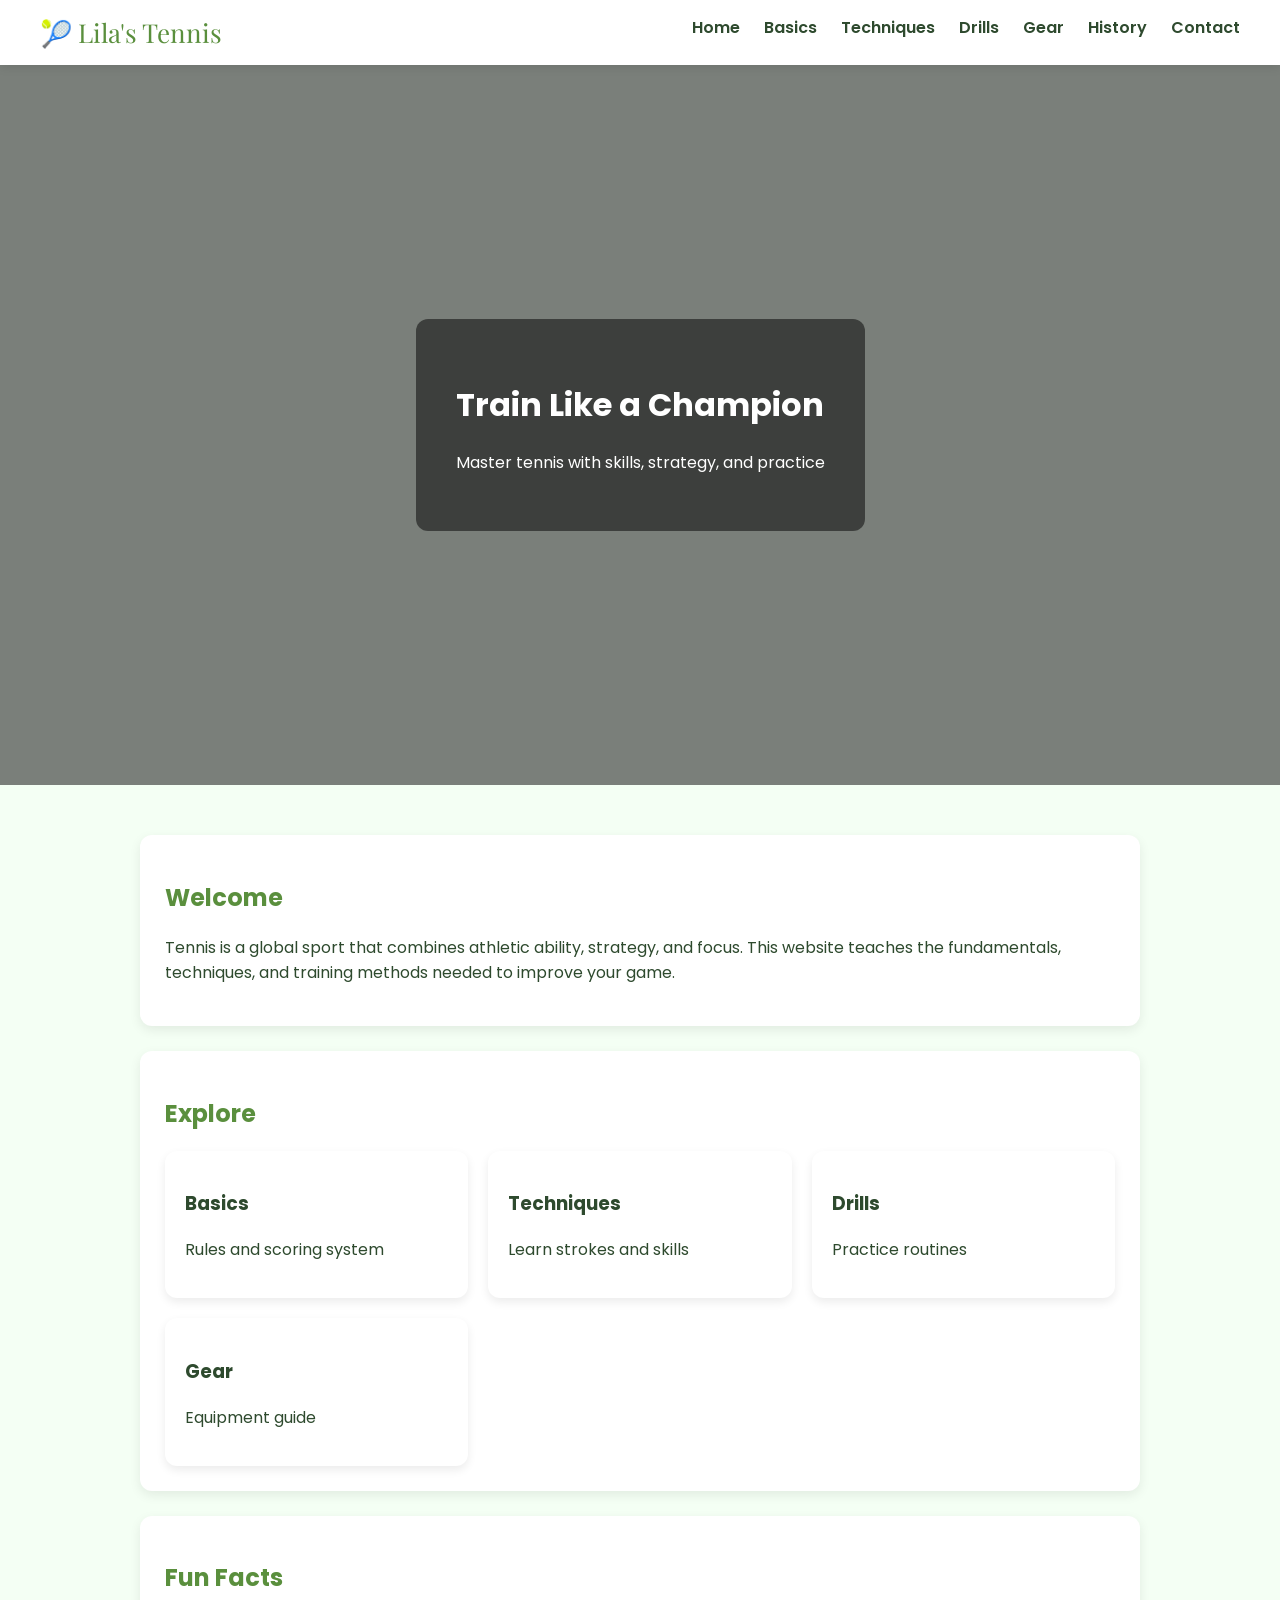
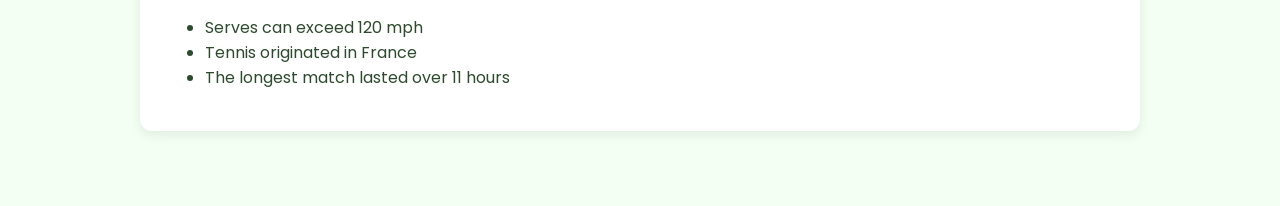
<file: index.html>
<!DOCTYPE html>
<html>
<head>
<title>Lila's Tennis</title>
<link href="https://fonts.googleapis.com/css2?family=Poppins&family=Playfair+Display&display=swap" rel="stylesheet">
<link rel="stylesheet" href="styles.css">
</head>

<body>

<nav>
<div class="logo">🎾 Lila's Tennis</div>
<div>
<a href="index.html">Home</a>
<a href="basics.html">Basics</a>
<a href="techniques.html">Techniques</a>
<a href="drills.html">Drills</a>
<a href="gear.html">Gear</a>
<a href="history.html">History</a>
<a href="contact.html">Contact</a>
</div>
</nav>

<div class="hero" style="background: linear-gradient(rgba(0,0,0,0.5), rgba(0,0,0,0.5)), url('https://images.pexels.com/photos/8224037/pexels-photo-8224037.jpeg');">
<div class="hero-overlay">
<h1>Train Like a Champion</h1>
<p>Master tennis with skills, strategy, and practice</p>
</div>
</div>

<div class="container">

<section>
<h2>Welcome</h2>
<p>Tennis is a global sport that combines athletic ability, strategy, and focus. This website teaches the fundamentals, techniques, and training methods needed to improve your game.</p>
</section>

<section>
<h2>Explore</h2>
<div class="grid">
<div class="card"><h3>Basics</h3><p>Rules and scoring system</p></div>
<div class="card"><h3>Techniques</h3><p>Learn strokes and skills</p></div>
<div class="card"><h3>Drills</h3><p>Practice routines</p></div>
<div class="card"><h3>Gear</h3><p>Equipment guide</p></div>
</div>
</section>

<section>
<h2>Fun Facts</h2>
<ul>
<li>Serves can exceed 120 mph</li>
<li>Tennis originated in France</li>
<li>The longest match lasted over 11 hours</li>
</ul>
</section>

</div>
</body>
</html>
</file>
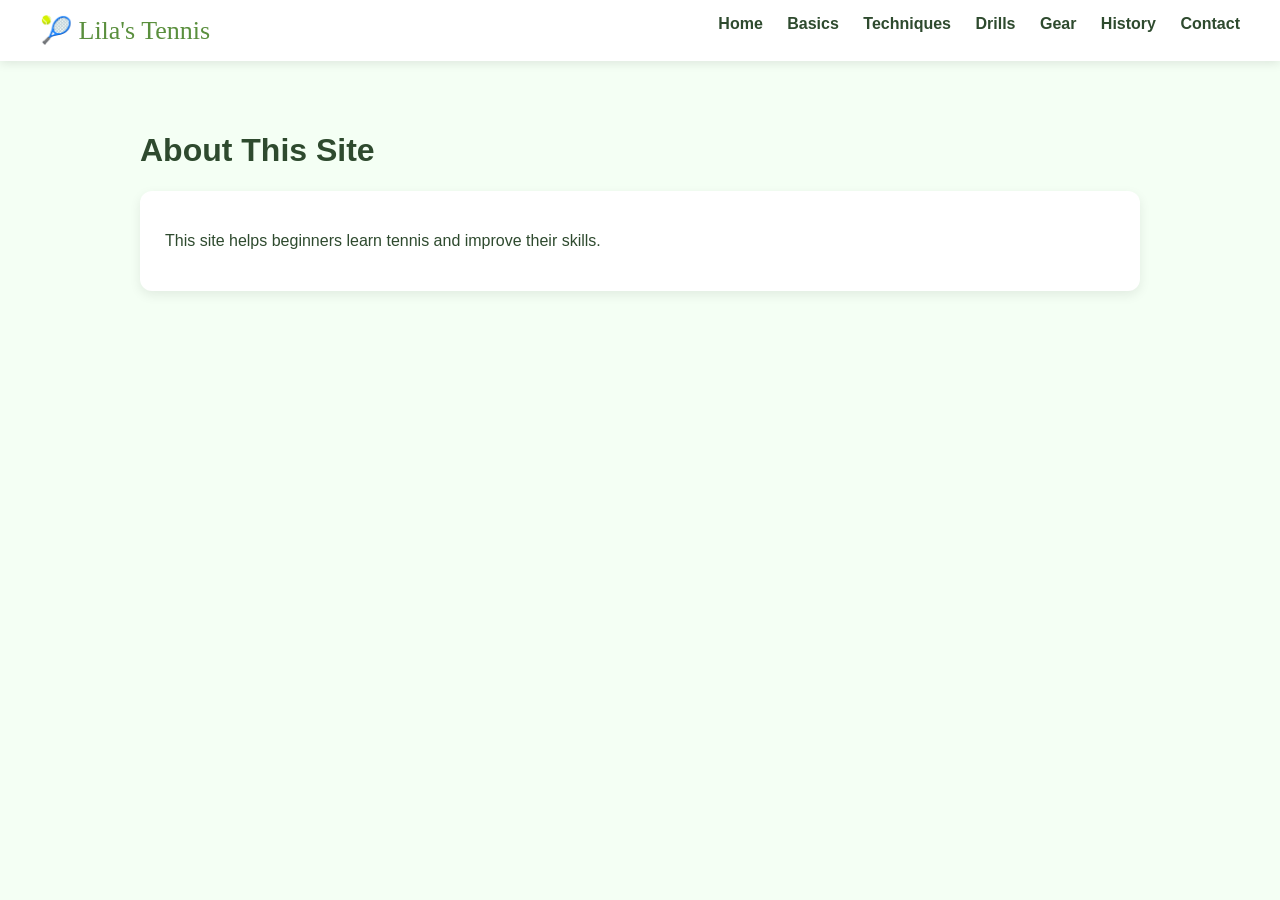
<file: about.html>
<!DOCTYPE html>
<html>
<head>
<title>About</title>
<link rel="stylesheet" href="styles.css">
</head>

<body>

<nav>
<div class="logo">🎾 Lila's Tennis</div>
<div>
<a href="index.html">Home</a>
<a href="basics.html">Basics</a>
<a href="techniques.html">Techniques</a>
<a href="drills.html">Drills</a>
<a href="gear.html">Gear</a>
<a href="history.html">History</a>
<a href="contact.html">Contact</a>
</div>
</nav>

<div class="container">
<h1>About This Site</h1>

<section>
<p>This site helps beginners learn tennis and improve their skills.</p>
</section>

</div>

</body>
</html>
</file>
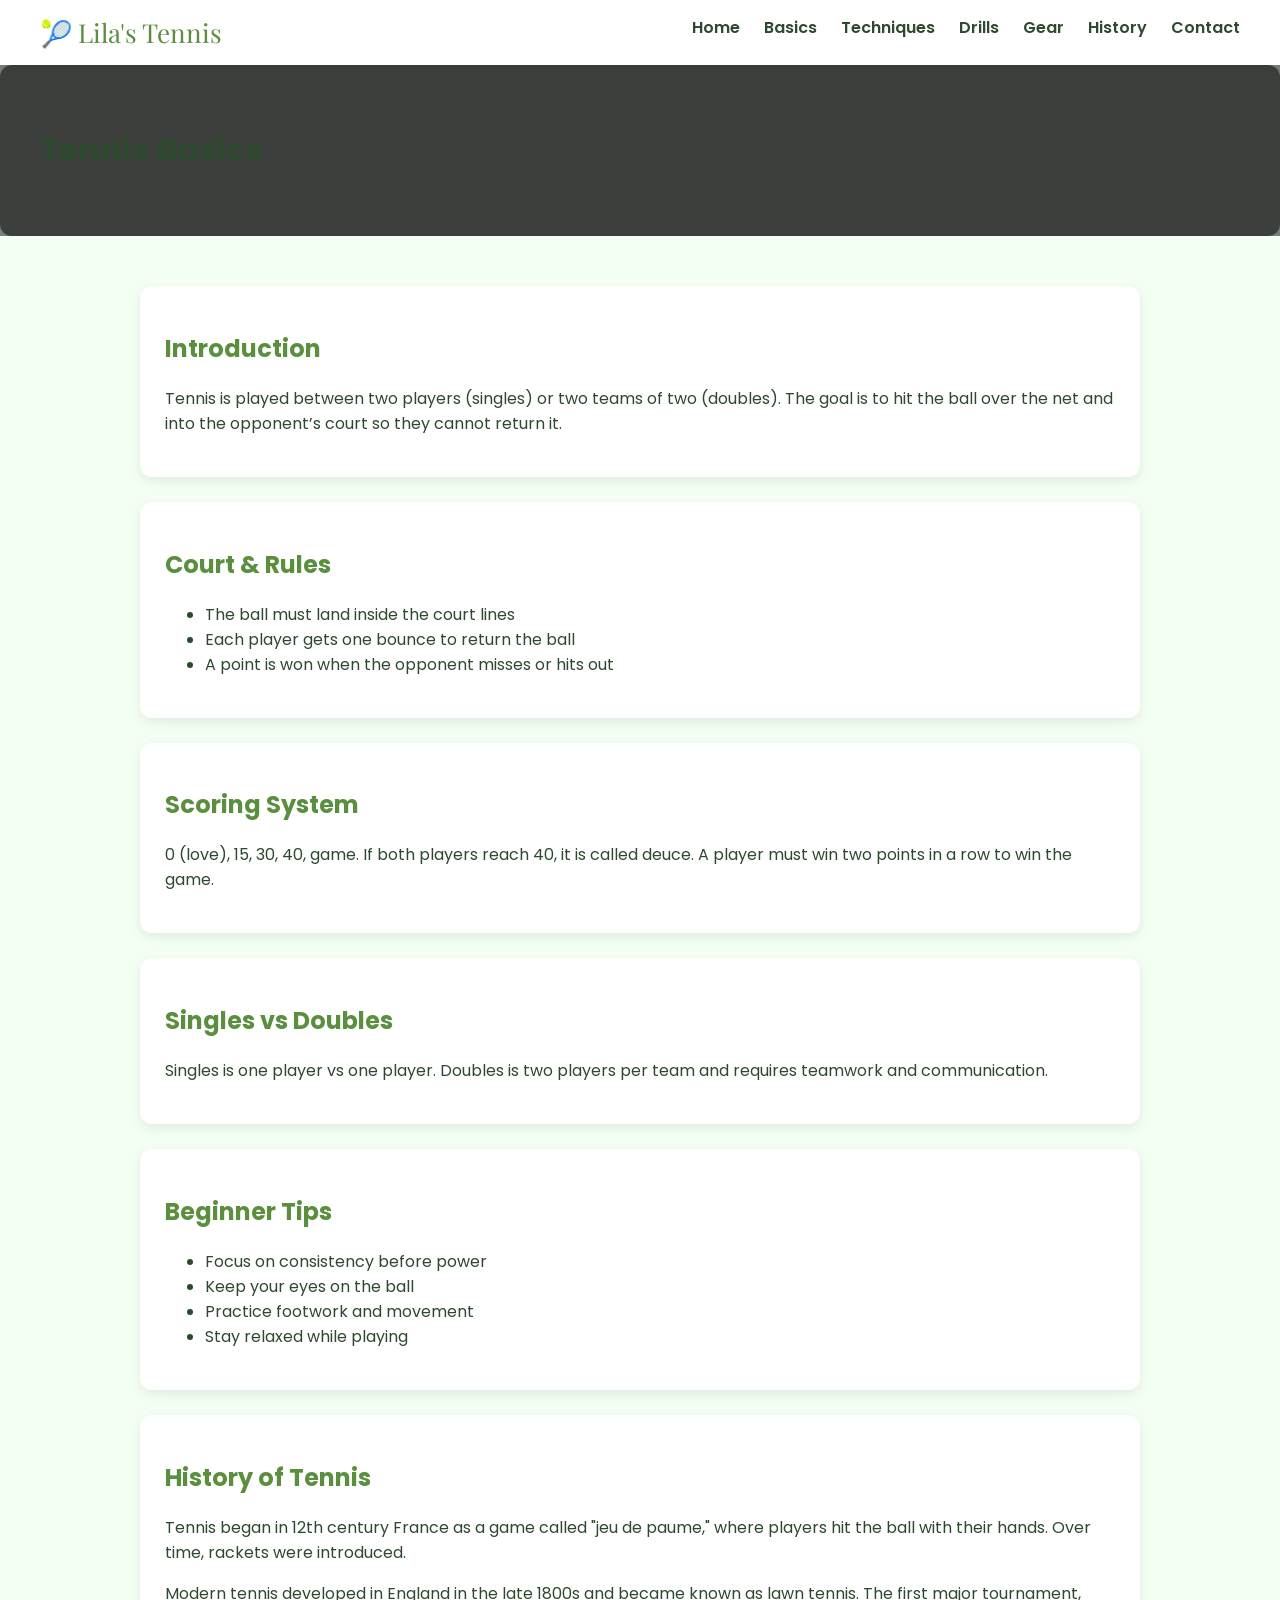
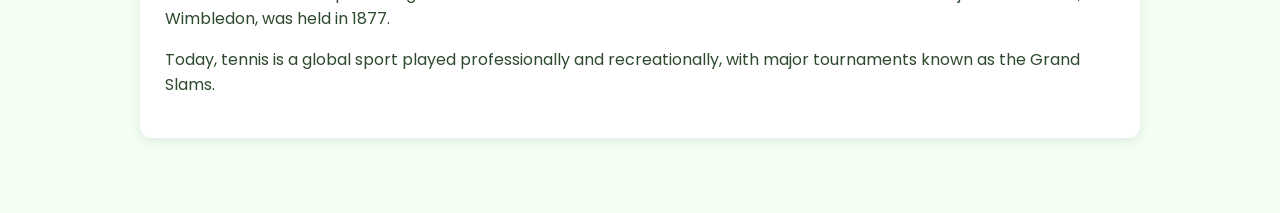
<file: basics.html>
<!DOCTYPE html>
<html>
<head>
<title>Basics</title>

<link href="https://fonts.googleapis.com/css2?family=Poppins&family=Playfair+Display&display=swap" rel="stylesheet">
<link rel="stylesheet" href="styles.css">

</head>

<body>

<nav>
<div class="logo">🎾 Lila's Tennis</div>
<div>
<a href="index.html">Home</a>
<a href="basics.html">Basics</a>
<a href="techniques.html">Techniques</a>
<a href="drills.html">Drills</a>
<a href="gear.html">Gear</a>
<a href="history.html">History</a>
<a href="contact.html">Contact</a>
</div>
</nav>

<div class="hero-small" style="background: linear-gradient(rgba(0,0,0,0.5), rgba(0,0,0,0.5)), url('https://images.pexels.com/photos/5739117/pexels-photo-5739117.jpeg');">
<div class="hero-overlay">
<h1>Tennis Basics</h1>
</div>
</div>

<div class="container">

<section>
<h2>Introduction</h2>
<p>Tennis is played between two players (singles) or two teams of two (doubles). The goal is to hit the ball over the net and into the opponent’s court so they cannot return it.</p>
</section>

<section>
<h2>Court & Rules</h2>
<ul>
<li>The ball must land inside the court lines</li>
<li>Each player gets one bounce to return the ball</li>
<li>A point is won when the opponent misses or hits out</li>
</ul>
</section>

<section>
<h2>Scoring System</h2>
<p>0 (love), 15, 30, 40, game. If both players reach 40, it is called deuce. A player must win two points in a row to win the game.</p>
</section>

<section>
<h2>Singles vs Doubles</h2>
<p>Singles is one player vs one player. Doubles is two players per team and requires teamwork and communication.</p>
</section>

<section>
<h2>Beginner Tips</h2>
<ul>
<li>Focus on consistency before power</li>
<li>Keep your eyes on the ball</li>
<li>Practice footwork and movement</li>
<li>Stay relaxed while playing</li>
</ul>
</section>

<section>
<h2>History of Tennis</h2>
<p>Tennis began in 12th century France as a game called "jeu de paume," where players hit the ball with their hands. Over time, rackets were introduced.</p>

<p>Modern tennis developed in England in the late 1800s and became known as lawn tennis. The first major tournament, Wimbledon, was held in 1877.</p>

<p>Today, tennis is a global sport played professionally and recreationally, with major tournaments known as the Grand Slams.</p>
</section>

</div>
</body>
</html>
</file>
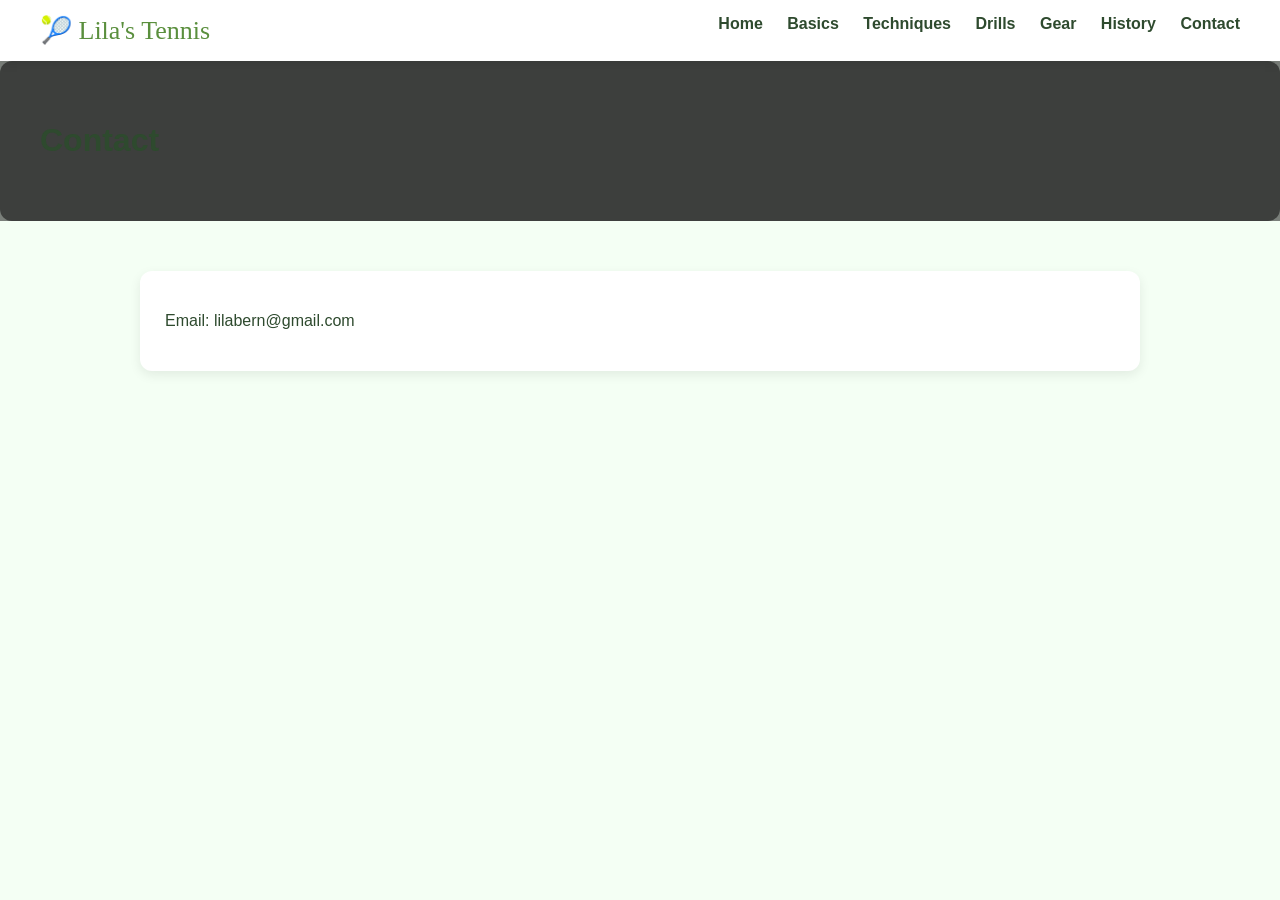
<file: contact.html>
<!DOCTYPE html>
<html>
<head>
<title>Contact</title>
<link rel="stylesheet" href="styles.css">
</head>

<body>

<nav>
<div class="logo">🎾 Lila's Tennis</div>
<div>
<a href="index.html">Home</a>
<a href="basics.html">Basics</a>
<a href="techniques.html">Techniques</a>
<a href="drills.html">Drills</a>
<a href="gear.html">Gear</a>
<a href="history.html">History</a>
<a href="contact.html">Contact</a>
</div>
</nav>

<div class="hero-small" style="background: linear-gradient(rgba(0,0,0,0.5), rgba(0,0,0,0.5)), url('https://images.pexels.com/photos/8224037/pexels-photo-8224037.jpeg');">
<div class="hero-overlay">
<h1>Contact</h1>
</div>
</div>

<div class="container">

<section>
<p>Email: lilabern@gmail.com</p>
</section>

</div>
</body>
</html>
</file>
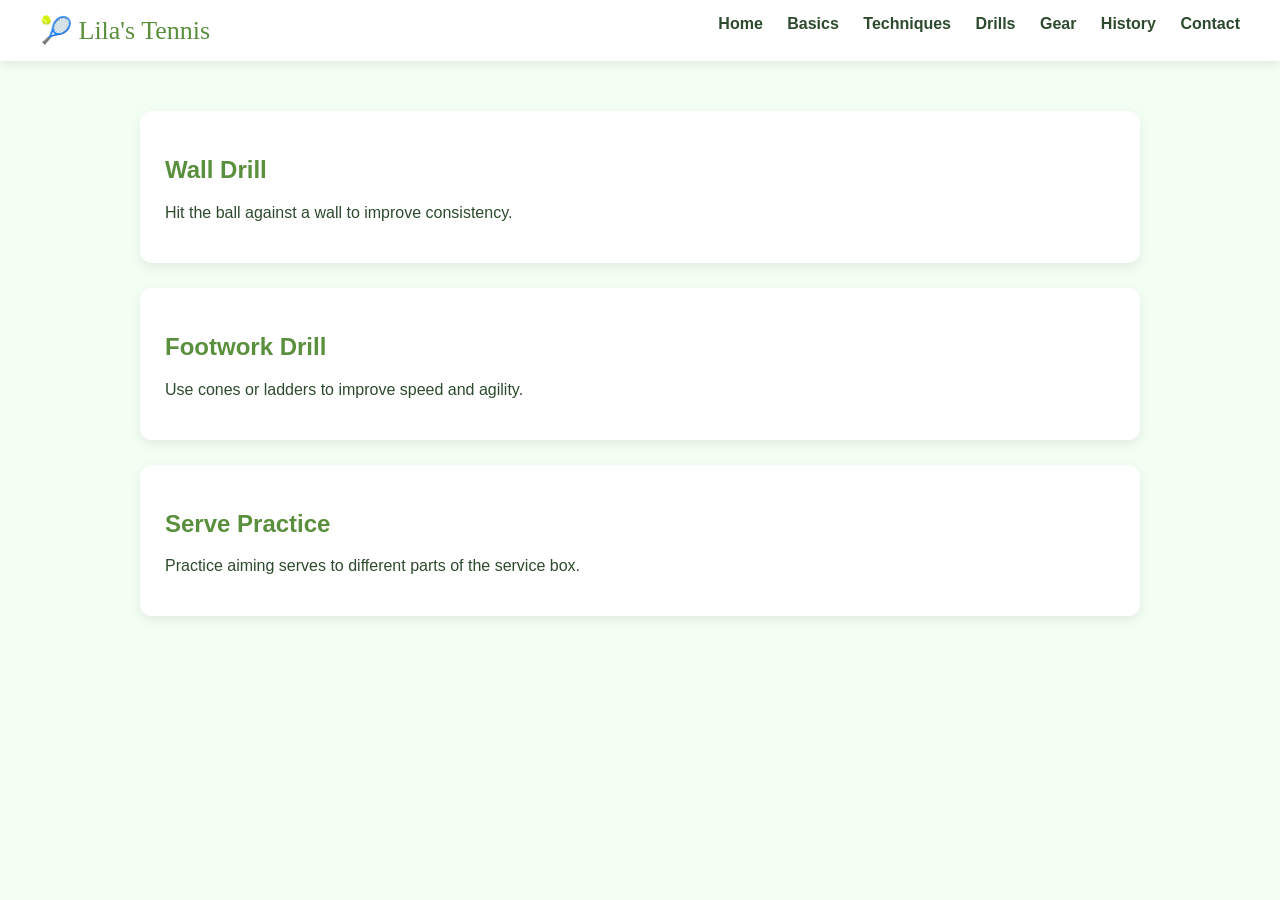
<file: drills.html>
<!DOCTYPE html>
<html>
<head>
<title>Drills</title>
<link rel="stylesheet" href="styles.css">
</head>

<body>

<nav>
<div class="logo">🎾 Lila's Tennis</div>
<div>
<a href="index.html">Home</a>
<a href="basics.html">Basics</a>
<a href="techniques.html">Techniques</a>
<a href="drills.html">Drills</a>
<a href="gear.html">Gear</a>
<a href="history.html">History</a>
<a href="contact.html">Contact</a>
</div>
</nav>

<div class="container">

<section>
<h2>Wall Drill</h2>
<p>Hit the ball against a wall to improve consistency.</p>
</section>

<section>
<h2>Footwork Drill</h2>
<p>Use cones or ladders to improve speed and agility.</p>
</section>

<section>
<h2>Serve Practice</h2>
<p>Practice aiming serves to different parts of the service box.</p>
</section>

</div>
</body>
</html>
</file>
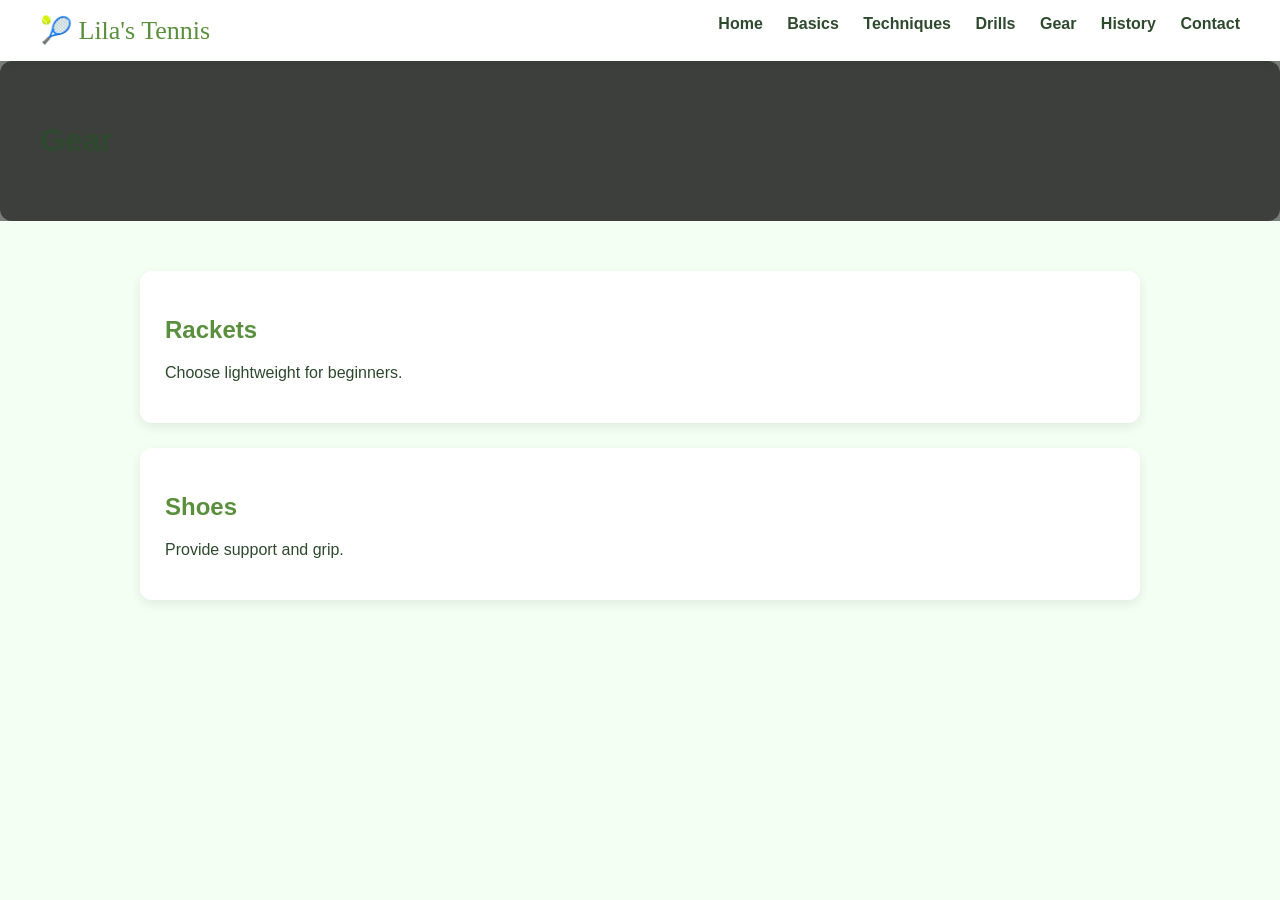
<file: gear.html>
<!DOCTYPE html>
<html>
<head>
<title>Gear</title>
<link rel="stylesheet" href="styles.css">
</head>

<body>

<nav>
<div class="logo">🎾 Lila's Tennis</div>
<div>
<a href="index.html">Home</a>
<a href="basics.html">Basics</a>
<a href="techniques.html">Techniques</a>
<a href="drills.html">Drills</a>
<a href="gear.html">Gear</a>
<a href="history.html">History</a>
<a href="contact.html">Contact</a>
</div>
</nav>

<div class="hero-small" style="background: linear-gradient(rgba(0,0,0,0.5), rgba(0,0,0,0.5)), url('https://images.pexels.com/photos/1618200/pexels-photo-1618200.jpeg');">
<div class="hero-overlay">
<h1>Gear</h1>
</div>
</div>

<div class="container">

<section>
<h2>Rackets</h2>
<p>Choose lightweight for beginners.</p>
</section>

<section>
<h2>Shoes</h2>
<p>Provide support and grip.</p>
</section>

</div>
</body>
</html>
</file>
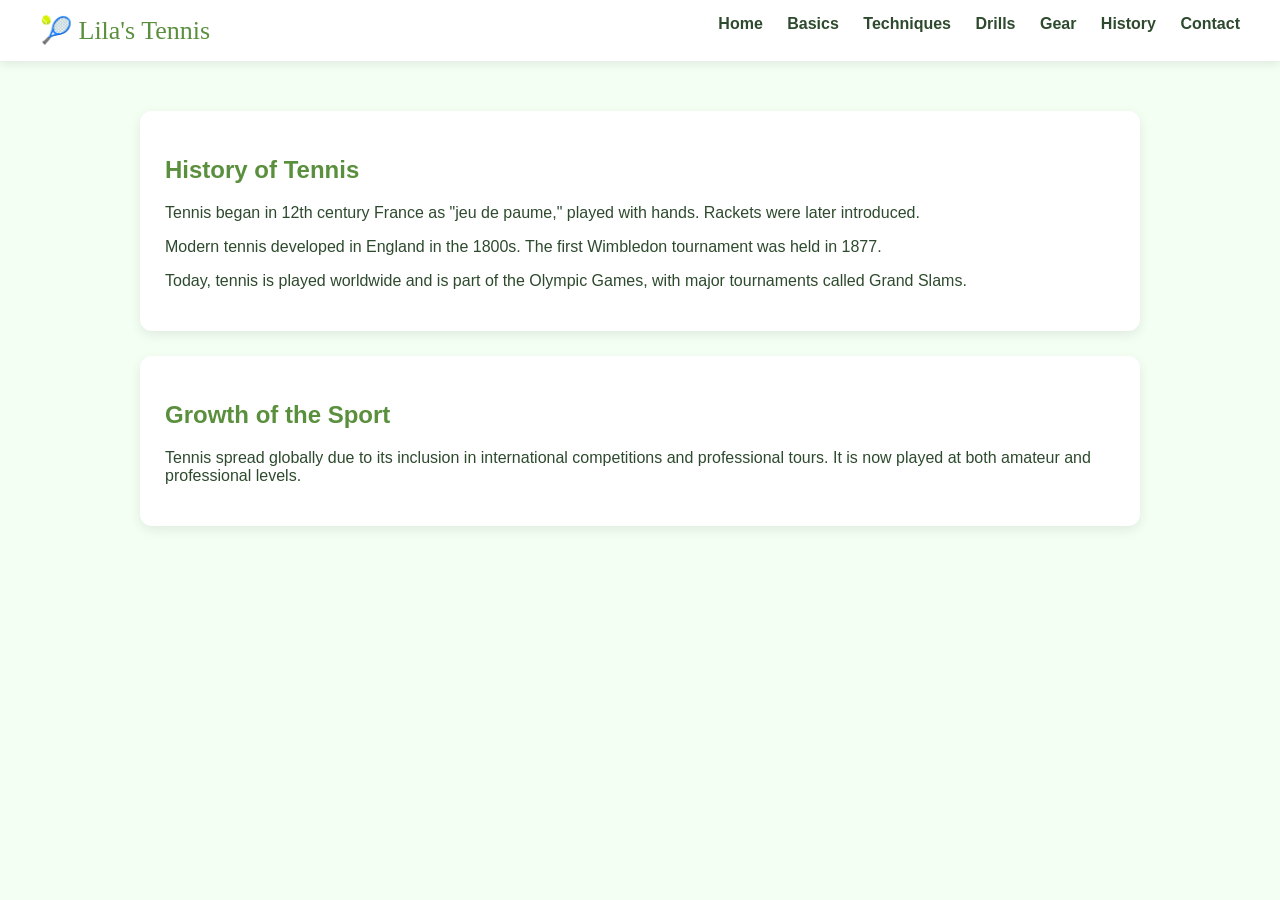
<file: history.html>
<!DOCTYPE html>
<html>
<head>
<title>History</title>
<link rel="stylesheet" href="styles.css">
</head>

<body>

<nav>
<div class="logo">🎾 Lila's Tennis</div>
<div>
<a href="index.html">Home</a>
<a href="basics.html">Basics</a>
<a href="techniques.html">Techniques</a>
<a href="drills.html">Drills</a>
<a href="gear.html">Gear</a>
<a href="history.html">History</a>
<a href="contact.html">Contact</a>
</div>
</nav>

<div class="container">

<section>
<h2>History of Tennis</h2>
<p>Tennis began in 12th century France as "jeu de paume," played with hands. Rackets were later introduced.</p>

<p>Modern tennis developed in England in the 1800s. The first Wimbledon tournament was held in 1877.</p>

<p>Today, tennis is played worldwide and is part of the Olympic Games, with major tournaments called Grand Slams.</p>
</section>

<section>
<h2>Growth of the Sport</h2>
<p>Tennis spread globally due to its inclusion in international competitions and professional tours. It is now played at both amateur and professional levels.</p>
</section>

</div>
</body>
</html>
</file>
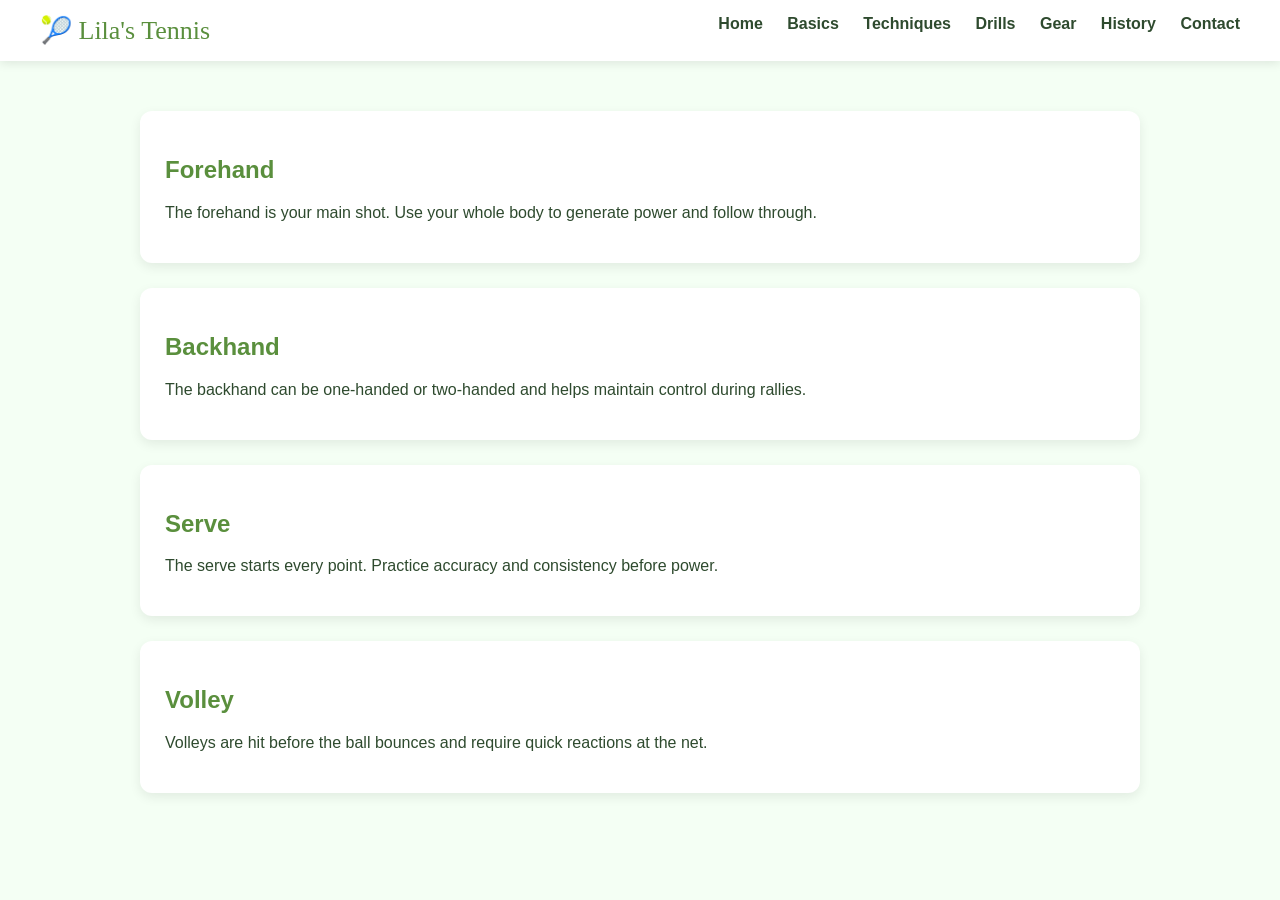
<file: techniques.html>
<!DOCTYPE html>
<html>
<head>
<title>Techniques</title>
<link rel="stylesheet" href="styles.css">
</head>

<body>

<nav>
<div class="logo">🎾 Lila's Tennis</div>
<div>
<a href="index.html">Home</a>
<a href="basics.html">Basics</a>
<a href="techniques.html">Techniques</a>
<a href="drills.html">Drills</a>
<a href="gear.html">Gear</a>
<a href="history.html">History</a>
<a href="contact.html">Contact</a>
</div>
</nav>

<div class="container">

<section>
<h2>Forehand</h2>
<p>The forehand is your main shot. Use your whole body to generate power and follow through.</p>
</section>

<section>
<h2>Backhand</h2>
<p>The backhand can be one-handed or two-handed and helps maintain control during rallies.</p>
</section>

<section>
<h2>Serve</h2>
<p>The serve starts every point. Practice accuracy and consistency before power.</p>
</section>

<section>
<h2>Volley</h2>
<p>Volleys are hit before the ball bounces and require quick reactions at the net.</p>
</section>

</div>
</body>
</html>
</file>
<file: styles.css>
body {
    font-family: 'Poppins', sans-serif;
    margin: 0;
    background: #f4fff4;
    color: #2e4a2e;
    scroll-behavior: smooth;
}

/* NAVBAR */
nav {
    position: sticky;
    top: 0;
    background: white;
    padding: 15px 40px;
    display: flex;
    justify-content: space-between;
    box-shadow: 0 2px 10px rgba(0,0,0,0.1);
    z-index: 1000;
}

.logo {
    font-family: 'Playfair Display', serif;
    font-size: 26px;
    color: #5a8f3d;
}

nav a {
    margin-left: 20px;
    text-decoration: none;
    font-weight: 600;
    color: #2e4a2e;
    transition: 0.3s;
}

nav a:hover {
    color: #5a8f3d;
}

/* HERO */
.hero {
    height: 80vh;
    background-size: cover;
    background-position: center;
    display: flex;
    align-items: center;
    justify-content: center;
    text-align: center;
    color: white;
}

.hero-overlay {
    background: rgba(0,0,0,0.5);
    padding: 40px;
    border-radius: 12px;
    animation: fadeIn 1.5s ease-in-out;
}

/* CONTENT */
.container {
    max-width: 1000px;
    margin: auto;
    padding: 50px;
}

/* SECTIONS */
section {
    background: white;
    padding: 25px;
    margin-bottom: 25px;
    border-radius: 12px;
    box-shadow: 0 4px 12px rgba(0,0,0,0.08);
    animation: fadeUp 1s ease;
}

/* GRID */
.grid {
    display: grid;
    grid-template-columns: repeat(auto-fit, minmax(250px, 1fr));
    gap: 20px;
}

.card {
    padding: 20px;
    border-radius: 12px;
    background: #ffffff;
    box-shadow: 0 4px 10px rgba(0,0,0,0.08);
    transition: transform 0.3s;
}

.card:hover {
    transform: translateY(-5px);
}

/* IMAGE */
.page-img {
    width: 260px;
    display: block;
    margin: 15px auto;
    border-radius: 12px;
}

/* ANIMATIONS */
@keyframes fadeUp {
    from { opacity: 0; transform: translateY(20px); }
    to { opacity: 1; transform: translateY(0); }
}

@keyframes fadeIn {
    from { opacity: 0; }
    to { opacity: 1; }
}

h2 {
    color: #5a8f3d;
}
</file>
